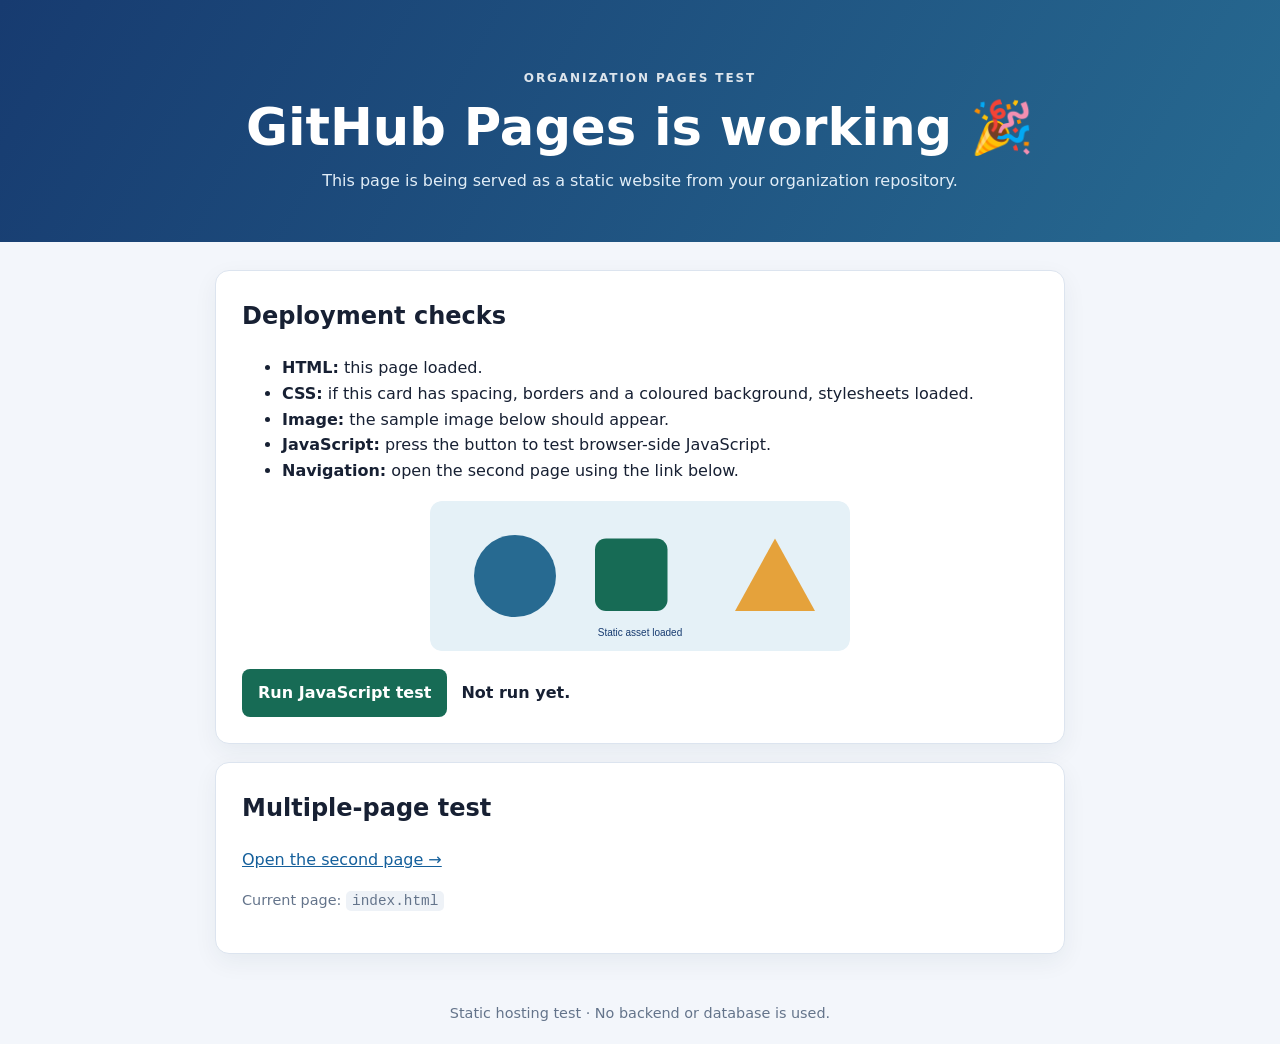
<file: index.html>
<!doctype html>
<html lang="en">
<head>
  <meta charset="utf-8">
  <meta name="viewport" content="width=device-width, initial-scale=1">
  <title>GitHub Pages Deployment Test</title>
  <link rel="stylesheet" href="styles.css">
</head>
<body>
  <header class="site-header">
    <span class="eyebrow">ORGANIZATION PAGES TEST</span>
    <h1>GitHub Pages is working 🎉</h1>
    <p>This page is being served as a static website from your organization repository.</p>
  </header>

  <main>
    <section class="card">
      <h2>Deployment checks</h2>
      <ul>
        <li><strong>HTML:</strong> this page loaded.</li>
        <li><strong>CSS:</strong> if this card has spacing, borders and a coloured background, stylesheets loaded.</li>
        <li><strong>Image:</strong> the sample image below should appear.</li>
        <li><strong>JavaScript:</strong> press the button to test browser-side JavaScript.</li>
        <li><strong>Navigation:</strong> open the second page using the link below.</li>
      </ul>
      <img class="sample-image" src="assets/sample.svg" alt="Sample geometric test graphic">
      <div class="test-row">
        <button id="test-button" type="button">Run JavaScript test</button>
        <span id="test-result" aria-live="polite">Not run yet.</span>
      </div>
    </section>

    <section class="card">
      <h2>Multiple-page test</h2>
      <p><a href="about.html">Open the second page →</a></p>
      <p class="small">Current page: <code>index.html</code></p>
    </section>
  </main>

  <footer>Static hosting test · No backend or database is used.</footer>
  <script src="script.js"></script>
</body>
</html>
</file>
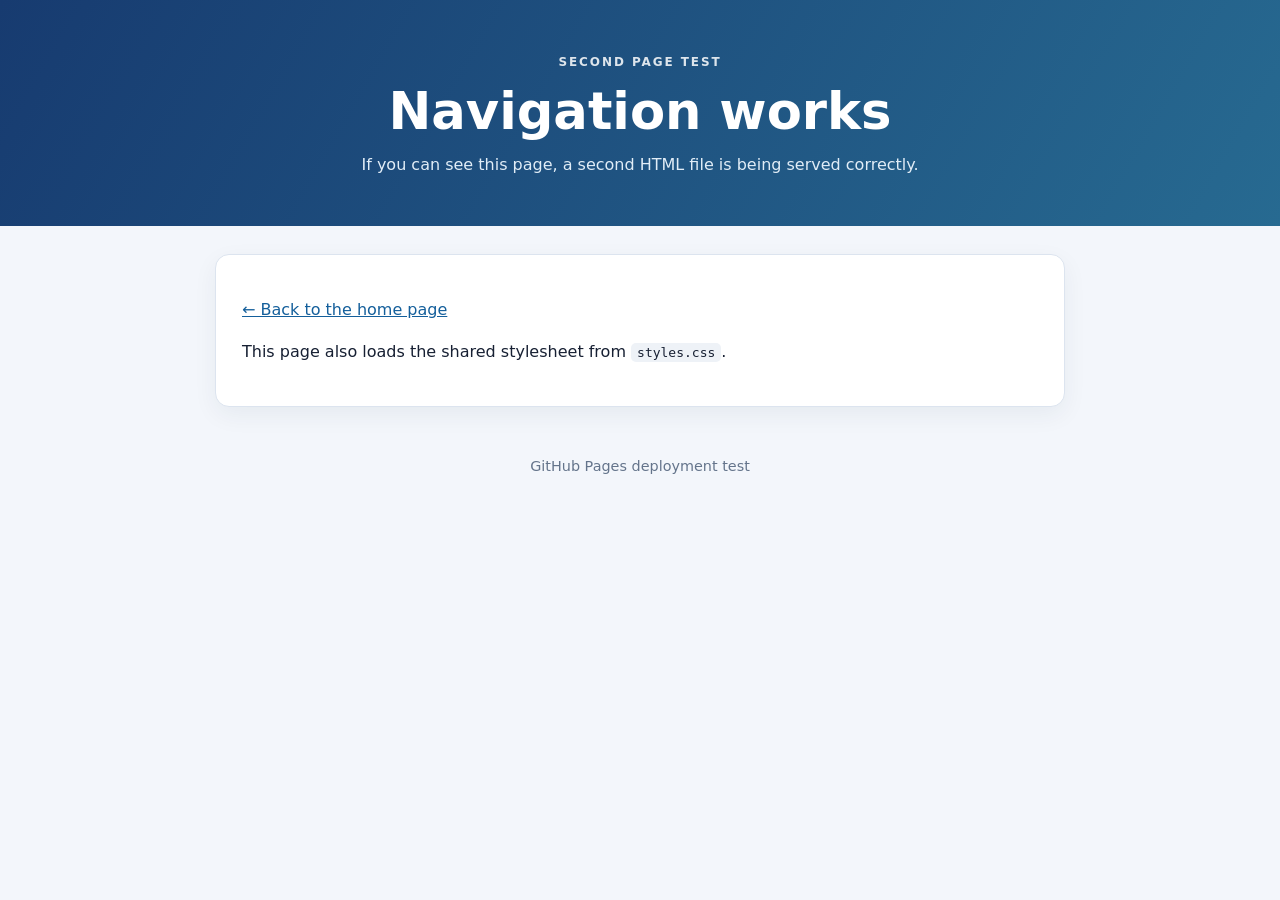
<file: about.html>
<!doctype html>
<html lang="en">
<head>
  <meta charset="utf-8">
  <meta name="viewport" content="width=device-width, initial-scale=1">
  <title>Second Page | GitHub Pages Test</title>
  <link rel="stylesheet" href="styles.css">
</head>
<body>
  <header class="site-header compact">
    <span class="eyebrow">SECOND PAGE TEST</span>
    <h1>Navigation works</h1>
    <p>If you can see this page, a second HTML file is being served correctly.</p>
  </header>
  <main>
    <section class="card">
      <p><a href="index.html">← Back to the home page</a></p>
      <p>This page also loads the shared stylesheet from <code>styles.css</code>.</p>
    </section>
  </main>
  <footer>GitHub Pages deployment test</footer>
</body>
</html>
</file>
<file: styles.css>
* { box-sizing: border-box; }
:root { font-family: system-ui, -apple-system, BlinkMacSystemFont, "Segoe UI", sans-serif; color: #172033; background: #f3f6fb; }
body { margin: 0; line-height: 1.6; }
.site-header { padding: 64px 24px 48px; text-align: center; color: white; background: linear-gradient(120deg, #173b70, #276a91); }
.site-header h1 { margin: 8px 0; font-size: clamp(2rem, 5vw, 3.2rem); line-height: 1.15; }
.site-header p { max-width: 650px; margin: 12px auto 0; color: #e1edf7; }
.site-header.compact { padding: 48px 24px; }
.eyebrow { font-size: .75rem; letter-spacing: .16em; font-weight: 700; opacity: .85; }
main { width: min(850px, calc(100% - 32px)); margin: 28px auto; }
.card { margin: 18px 0; padding: 26px; background: white; border: 1px solid #dce4ef; border-radius: 14px; box-shadow: 0 8px 24px rgba(23, 45, 75, .06); }
.card h2 { margin-top: 0; }
.sample-image { display: block; width: min(100%, 420px); height: auto; margin: 18px auto; border-radius: 10px; }
.test-row { display: flex; flex-wrap: wrap; align-items: center; gap: 14px; }
button { border: 0; border-radius: 8px; padding: 11px 16px; color: white; background: #176b55; font: inherit; font-weight: 650; cursor: pointer; }
button:hover { background: #105440; }
#test-result { font-weight: 650; }
a { color: #145f9b; }
.small, footer { color: #64748b; font-size: .9rem; }
footer { padding: 20px; text-align: center; }
code { padding: 2px 6px; border-radius: 5px; background: #eef2f7; }
</file>
